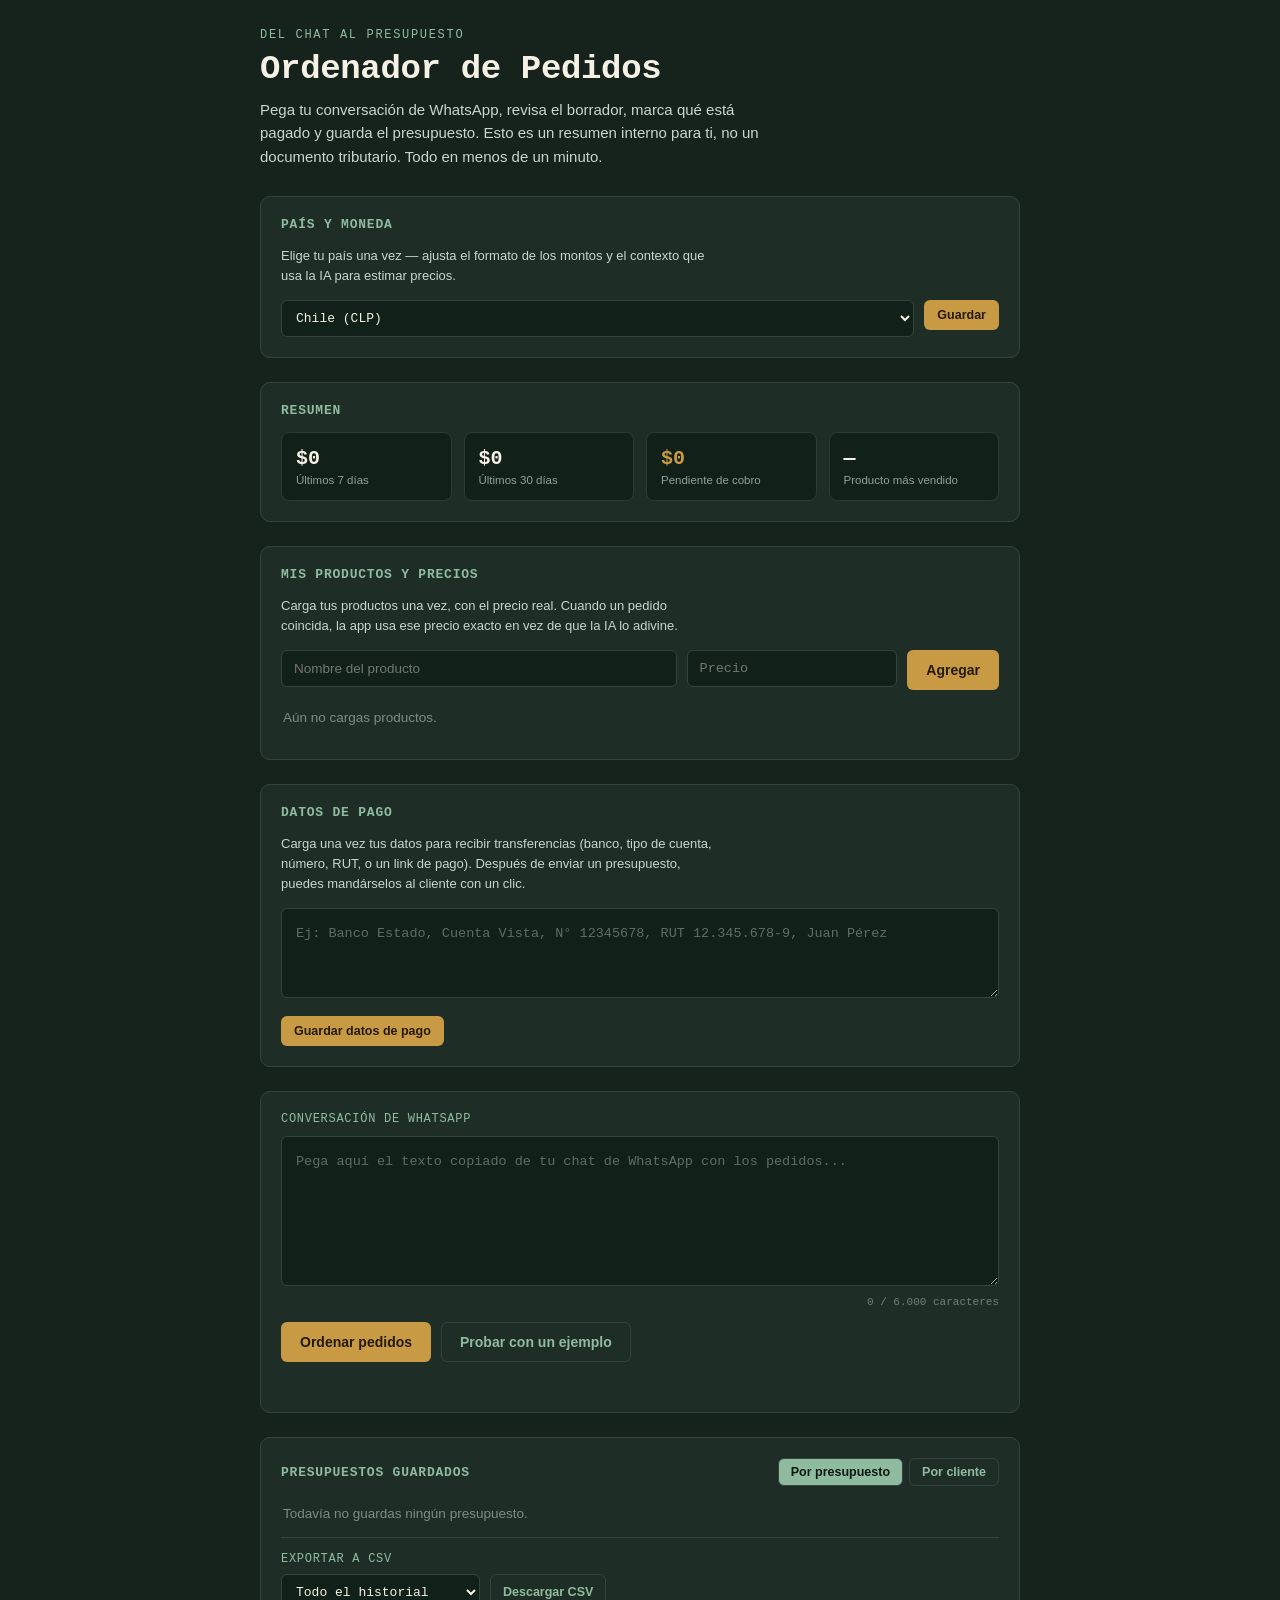
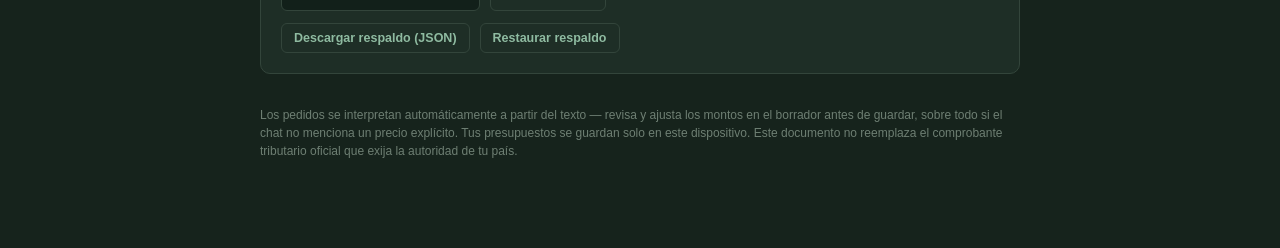
<file: index.html>
<!DOCTYPE html>
<html lang="es">
<head>
<meta charset="UTF-8">
<meta name="viewport" content="width=device-width, initial-scale=1, viewport-fit=cover">
<title>Ordenador de Pedidos</title>
<meta name="description" content="Convierte tus conversaciones de WhatsApp en presupuestos ordenados, con seguimiento de pagos. No reemplaza el documento tributario oficial que exige tu país.">
<meta name="theme-color" content="#16231C">

<!-- Política de seguridad de contenido: solo permite cargar recursos de este
     mismo sitio, de Google Fonts, y solo permite llamadas de red hacia la
     API de Anthropic o tu propio Worker (*.workers.dev). Esto reduce el
     impacto de un eventual XSS: aunque alguien lograra inyectar HTML,
     no podría cargar scripts externos ni exfiltrar datos a otro dominio. -->
<meta http-equiv="Content-Security-Policy" content="default-src 'self'; style-src 'self' 'unsafe-inline' https://fonts.googleapis.com; font-src https://fonts.gstatic.com; script-src 'self'; connect-src 'self' https://api.anthropic.com https://*.workers.dev; img-src 'self' data:; object-src 'none'; base-uri 'self'; form-action 'none'; frame-ancestors 'self';">

<link rel="manifest" href="manifest.json">
<link rel="icon" href="icon-192.png">
<link rel="apple-touch-icon" href="apple-touch-icon.png">
<link rel="stylesheet" href="styles.css">
<link rel="preconnect" href="https://fonts.googleapis.com">
<link href="https://fonts.googleapis.com/css2?family=IBM+Plex+Mono:wght@400;500;600;700&family=Inter:wght@400;500;600;700&display=swap" rel="stylesheet">
</head>
<body>
<div class="wrap">
  <p class="eyebrow">Del chat al presupuesto</p>
  <h1>Ordenador de Pedidos</h1>
  <p class="lede">Pega tu conversación de WhatsApp, revisa el borrador, marca qué está pagado y guarda el presupuesto. Esto es un resumen interno para ti, no un documento tributario. Todo en menos de un minuto.</p>

  <div class="install-banner" id="installBanner">
    <span>Puedes instalar esta app en tu celular para abrirla como cualquier otra.</span>
    <button class="btn-primary btn-small" id="btnInstall" type="button">Instalar</button>
  </div>

  <div class="panel">
    <h2>País y moneda</h2>
    <p class="lede" style="margin-bottom:14px; font-size:13px;">Elige tu país una vez — ajusta el formato de los montos y el contexto que usa la IA para estimar precios.</p>
    <div class="row" style="margin-top:0; align-items:flex-start;">
      <select id="countrySelect" style="background:#12201A; border:1px solid var(--panel-border); border-radius:6px; color:var(--paper); font-family:'IBM Plex Mono',monospace; font-size:13px; padding:9px 10px; flex:1; min-width:180px;"></select>
      <input type="text" id="customCurrencyCode" placeholder="Código de moneda (ej: USD)" maxlength="3" style="display:none; text-transform:uppercase; background:#12201A; border:1px solid var(--panel-border); border-radius:6px; color:var(--paper); font-family:'IBM Plex Mono',monospace; font-size:13px; padding:9px 10px; width:180px;">
      <button class="btn-primary btn-small" id="btnSaveCountry" type="button">Guardar</button>
    </div>
    <p class="field-error" id="countryStatus" style="display:none;"></p>
  </div>

  <div class="panel">
    <h2>Resumen</h2>
    <div class="stat-grid" id="statGrid">
      <div class="stat"><div class="num" id="statWeek">$0</div><div class="lab">Últimos 7 días</div></div>
      <div class="stat"><div class="num" id="statMonth">$0</div><div class="lab">Últimos 30 días</div></div>
      <div class="stat"><div class="num warn" id="statPending">$0</div><div class="lab">Pendiente de cobro</div></div>
      <div class="stat"><div class="num" id="statTop">—</div><div class="lab">Producto más vendido</div></div>
    </div>
  </div>

  <div class="panel">
    <h2>Mis productos y precios</h2>
    <p class="lede" style="margin-bottom:14px; font-size:13px;">Carga tus productos una vez, con el precio real. Cuando un pedido coincida, la app usa ese precio exacto en vez de que la IA lo adivine.</p>
    <form id="catalogForm" class="row" style="margin-top:0; align-items:flex-start;">
      <input type="text" id="catalogProducto" placeholder="Nombre del producto" maxlength="120" required style="flex:2; min-width:160px; background:#12201A; border:1px solid var(--panel-border); border-radius:6px; color:var(--paper); font-family:'Inter',sans-serif; font-size:13.5px; padding:10px 12px;">
      <input type="number" id="catalogPrecio" placeholder="Precio" min="0" max="1000000000000" step="1" required style="flex:1; min-width:110px; background:#12201A; border:1px solid var(--panel-border); border-radius:6px; color:var(--paper); font-family:'IBM Plex Mono',monospace; font-size:13.5px; padding:10px 12px;">
      <button class="btn-primary" type="submit">Agregar</button>
    </form>
    <div id="catalogList" style="margin-top:14px;"><p class="empty">Aún no cargas productos.</p></div>
  </div>

  <div class="panel">
    <h2>Datos de pago</h2>
    <p class="lede" style="margin-bottom:14px; font-size:13px;">Carga una vez tus datos para recibir transferencias (banco, tipo de cuenta, número, RUT, o un link de pago). Después de enviar un presupuesto, puedes mandárselos al cliente con un clic.</p>
    <textarea id="paymentInfo" maxlength="1000" placeholder="Ej: Banco Estado, Cuenta Vista, N° 12345678, RUT 12.345.678-9, Juan Pérez" style="min-height:90px;"></textarea>
    <div class="row">
      <button class="btn-primary btn-small" id="btnSavePayment" type="button">Guardar datos de pago</button>
    </div>
  </div>

  <div class="panel">
    <label for="chat">Conversación de WhatsApp</label>
    <textarea id="chat" placeholder="Pega aquí el texto copiado de tu chat de WhatsApp con los pedidos..."></textarea>
    <div class="char-counter" id="charCounter">0 / 6.000 caracteres</div>
    <div class="row">
      <button class="btn-primary" id="btnProcess" type="button">Ordenar pedidos</button>
      <button class="btn-ghost" id="btnExample" type="button">Probar con un ejemplo</button>
    </div>
    <div class="status" id="status" role="status" aria-live="polite"></div>
  </div>

  <div id="draftZone"></div>
  <div id="receiptZone"></div>

  <div class="panel">
    <div class="hist-toolbar">
      <h2 style="margin:0;">Presupuestos guardados</h2>
      <div class="toggle-group" id="histToggle">
        <button class="btn-ghost active" data-mode="lineas" type="button">Por presupuesto</button>
        <button class="btn-ghost" data-mode="clientes" type="button">Por cliente</button>
      </div>
    </div>
    <div id="history"><p class="empty">Todavía no guardas ningún presupuesto.</p></div>

    <div style="margin-top:16px; border-top:1px solid var(--panel-border); padding-top:14px;">
      <label for="exportRangeType" style="margin-bottom:8px;">Exportar a CSV</label>
      <div class="row" style="margin-top:0;">
        <select id="exportRangeType" style="background:#12201A; border:1px solid var(--panel-border); border-radius:6px; color:var(--paper); font-family:'IBM Plex Mono',monospace; font-size:13px; padding:9px 10px;">
          <option value="todo">Todo el historial</option>
          <option value="hoy">Hoy</option>
          <option value="mes_actual">Este mes</option>
          <option value="mes_especifico">Un mes específico...</option>
          <option value="personalizado">Rango de fechas...</option>
        </select>
        <input type="month" id="exportMonthInput" style="display:none; background:#12201A; border:1px solid var(--panel-border); border-radius:6px; color:var(--paper); font-family:'IBM Plex Mono',monospace; font-size:13px; padding:9px 10px;">
        <input type="date" id="exportFromInput" style="display:none; background:#12201A; border:1px solid var(--panel-border); border-radius:6px; color:var(--paper); font-family:'IBM Plex Mono',monospace; font-size:13px; padding:9px 10px;">
        <input type="date" id="exportToInput" style="display:none; background:#12201A; border:1px solid var(--panel-border); border-radius:6px; color:var(--paper); font-family:'IBM Plex Mono',monospace; font-size:13px; padding:9px 10px;">
        <button class="btn-ghost btn-small" id="btnExportAllCsv" type="button">Descargar CSV</button>
      </div>
    </div>

    <div class="row" style="margin-top:12px;">
      <button class="btn-ghost btn-small" id="btnExportBackup" type="button">Descargar respaldo (JSON)</button>
      <button class="btn-ghost btn-small" id="btnImportBackup" type="button">Restaurar respaldo</button>
      <input type="file" id="fileImportBackup" accept="application/json" style="display:none;">
    </div>
  </div>

  <p class="footnote">Los pedidos se interpretan automáticamente a partir del texto — revisa y ajusta los montos en el borrador antes de guardar, sobre todo si el chat no menciona un precio explícito. Tus presupuestos se guardan solo en este dispositivo. Este documento no reemplaza el comprobante tributario oficial que exija la autoridad de tu país.</p>
</div>

<script src="app.js" defer></script>
</body>
</html>
</file>
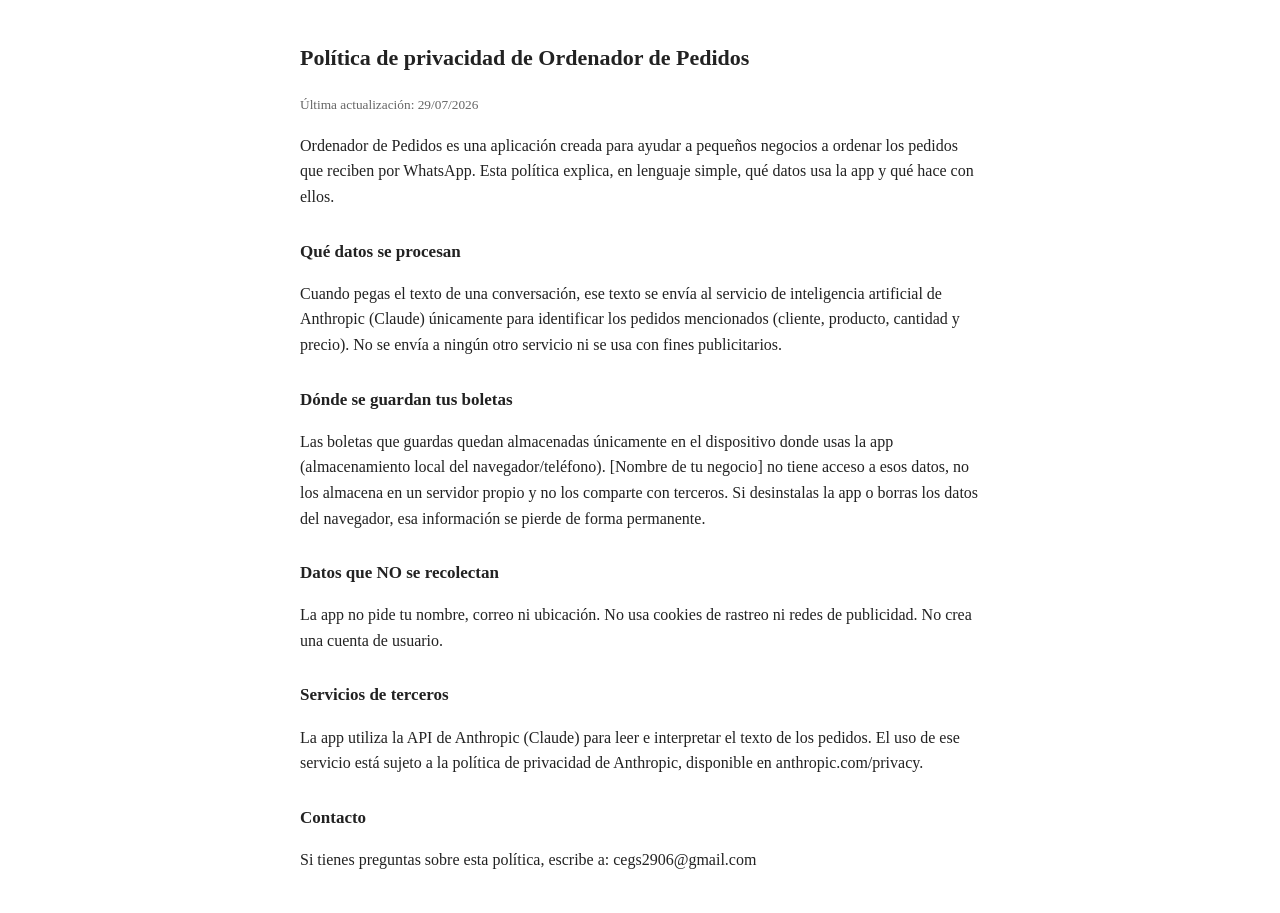
<file: privacy-policy.html>
<!DOCTYPE html>
<html lang="es">
<head>
<meta charset="UTF-8">
<meta name="viewport" content="width=device-width, initial-scale=1">
<title>Política de privacidad — Ordenador de Pedidos</title>
<style>
  body{ font-family: Georgia, serif; max-width: 680px; margin: 40px auto; padding: 0 20px; line-height: 1.6; color:#222; }
  h1{ font-size: 22px; }
  h2{ font-size: 17px; margin-top: 28px; }
  small{ color:#666; }
</style>
</head>
<body>
<h1>Política de privacidad de Ordenador de Pedidos</h1>
<p><small>Última actualización: 29/07/2026</small></p>

<p>Ordenador de Pedidos es una aplicación creada para ayudar a pequeños negocios a ordenar los pedidos que reciben por WhatsApp. Esta política explica, en lenguaje simple, qué datos usa la app y qué hace con ellos.</p>

<h2>Qué datos se procesan</h2>
<p>Cuando pegas el texto de una conversación, ese texto se envía al servicio de inteligencia artificial de Anthropic (Claude) únicamente para identificar los pedidos mencionados (cliente, producto, cantidad y precio). No se envía a ningún otro servicio ni se usa con fines publicitarios.</p>

<h2>Dónde se guardan tus boletas</h2>
<p>Las boletas que guardas quedan almacenadas únicamente en el dispositivo donde usas la app (almacenamiento local del navegador/teléfono). [Nombre de tu negocio] no tiene acceso a esos datos, no los almacena en un servidor propio y no los comparte con terceros. Si desinstalas la app o borras los datos del navegador, esa información se pierde de forma permanente.</p>

<h2>Datos que NO se recolectan</h2>
<p>La app no pide tu nombre, correo ni ubicación. No usa cookies de rastreo ni redes de publicidad. No crea una cuenta de usuario.</p>

<h2>Servicios de terceros</h2>
<p>La app utiliza la API de Anthropic (Claude) para leer e interpretar el texto de los pedidos. El uso de ese servicio está sujeto a la política de privacidad de Anthropic, disponible en anthropic.com/privacy.</p>

<h2>Contacto</h2>
<p>Si tienes preguntas sobre esta política, escribe a: cegs2906@gmail.com</p>
</body>
</html>
</file>
<file: styles.css>
:root{
  --bg: #16231C;
  --panel: #1E2E26;
  --panel-border: #33453B;
  --panel-border-soft: #2A3C33;
  --paper: #F5F1E4;
  --paper-shadow: #E8E1CC;
  --ink: #241F16;
  --ink-soft: #5B5346;
  --sage: #8FBBA1;
  --gold: #C99A44;
  --stamp: #B5482F;
  --whatsapp: #3F9B6B;
}
*{box-sizing:border-box;}
body{
  margin:0;
  background: var(--bg);
  color: var(--paper);
  font-family:'Inter',sans-serif;
  padding: 28px 16px 72px;
}
.wrap{ max-width: 760px; margin: 0 auto; }

.eyebrow{
  font-family:'IBM Plex Mono',monospace;
  font-size: 12px;
  letter-spacing: 0.14em;
  text-transform: uppercase;
  color: var(--sage);
  margin: 0 0 8px;
}
h1{
  font-family:'IBM Plex Mono',monospace;
  font-weight:700;
  font-size: clamp(24px, 5vw, 34px);
  margin: 0 0 10px;
  letter-spacing: -0.01em;
}
h2{
  font-family:'IBM Plex Mono',monospace;
  font-size: 13px;
  letter-spacing:0.06em;
  text-transform: uppercase;
  color: var(--sage);
  margin: 0 0 14px;
}
.lede{
  color: #C9D6CC;
  font-size: 15px;
  line-height:1.55;
  max-width: 60ch;
  margin: 0 0 28px;
}

.panel{
  background: var(--panel);
  border: 1px solid var(--panel-border);
  border-radius: 10px;
  padding: 20px;
  margin-bottom: 24px;
}
label{
  display:block;
  font-family:'IBM Plex Mono',monospace;
  font-size: 12px;
  letter-spacing:0.06em;
  text-transform: uppercase;
  color: var(--sage);
  margin-bottom: 10px;
}
textarea{
  width:100%;
  min-height: 150px;
  resize: vertical;
  background: #12201A;
  border: 1px solid var(--panel-border);
  border-radius: 6px;
  color: var(--paper);
  font-family:'IBM Plex Mono',monospace;
  font-size: 13.5px;
  line-height:1.6;
  padding: 14px;
}
textarea:focus{ outline: 2px solid var(--sage); outline-offset: 1px; }
textarea::placeholder{ color:#5C6E64; }
.char-count{ font-family:'IBM Plex Mono',monospace; font-size:11px; color:#6E7F73; text-align:right; margin-top:6px; }
.char-count.warn{ color: var(--stamp); }

.row{ display:flex; gap:10px; margin-top:14px; flex-wrap: wrap; }
button{
  font-family:'Inter',sans-serif;
  font-weight:600;
  font-size:14px;
  border-radius: 6px;
  padding: 11px 18px;
  border: 1px solid transparent;
  cursor:pointer;
  transition: transform .08s ease, opacity .15s ease;
}
button:active{ transform: scale(0.98); }
button:focus-visible{ outline:2px solid var(--sage); outline-offset:2px; }
button:disabled{ opacity:.5; cursor:progress; }
.btn-primary{ background: var(--gold); color:#241A08; }
.btn-primary:hover:not(:disabled){ background:#DCA84F; }
.btn-ghost{ background: transparent; color: var(--sage); border-color: var(--panel-border); }
.btn-ghost:hover{ border-color: var(--sage); }
.btn-whatsapp{ background: var(--whatsapp); color:#EFFFF6; }
.btn-whatsapp:hover{ background:#4CB27C; }
.btn-small{ padding:7px 12px; font-size:12.5px; }

.status{ font-family:'IBM Plex Mono',monospace; font-size:13px; color: var(--sage); margin-top: 12px; min-height: 18px; }
.status.error{ color: var(--stamp); }

/* dashboard */
.stat-grid{ display:grid; grid-template-columns: repeat(auto-fit,minmax(140px,1fr)); gap:12px; }
.stat{ background:#12201A; border:1px solid var(--panel-border-soft); border-radius:8px; padding:14px; }
.stat .num{ font-family:'IBM Plex Mono',monospace; font-size:20px; font-weight:700; color: var(--paper); }
.stat .lab{ font-size:11.5px; color:#8FA398; margin-top:4px; }
.stat .num.warn{ color: var(--gold); }

/* draft (editable) table */
.draft-item{
  display:grid;
  grid-template-columns: 1.4fr 0.6fr 0.9fr 0.9fr auto auto;
  gap:8px;
  align-items:center;
  padding:8px 0;
  border-bottom: 1px solid var(--panel-border-soft);
  font-size:13px;
}
.draft-item.head{ font-family:'IBM Plex Mono',monospace; font-size:11px; text-transform:uppercase; letter-spacing:.05em; color:#8FA398; border-bottom:1px solid var(--panel-border); }
.draft-item input[type=text], .draft-item input[type=number]{
  width:100%; background:#12201A; border:1px solid var(--panel-border); border-radius:5px;
  color: var(--paper); font-family:'Inter',sans-serif; font-size:13px; padding:6px 8px;
}
.draft-item input:focus{ outline: 1.5px solid var(--sage); }
.draft-item input.price-warn{ border-color: var(--gold); box-shadow: 0 0 0 1px var(--gold) inset; }
.pay-toggle{
  font-family:'IBM Plex Mono',monospace; font-size:11px; padding:5px 8px; border-radius:5px;
  border:1px solid var(--panel-border); background:transparent; cursor:pointer; white-space:nowrap;
}
.pay-toggle.paid{ background: rgba(143,187,161,.18); color: var(--sage); border-color: var(--sage); }
.pay-toggle.pending{ background: rgba(181,72,47,.15); color: #E08F79; border-color: var(--stamp); }
.del-row{ background:transparent; border:none; color:#8FA398; cursor:pointer; font-size:16px; padding:2px 6px; }
.del-row:hover{ color: var(--stamp); }
.draft-total{ display:flex; justify-content:space-between; font-family:'IBM Plex Mono',monospace; font-weight:700; margin-top:12px; font-size:15px; }

/* --- receipt --- */
.receipt-outer{ position: relative; margin: 26px auto; max-width: 480px; }
.receipt{
  position:relative; background: var(--paper); color: var(--ink); font-family:'IBM Plex Mono',monospace;
  padding: 30px 22px 22px; box-shadow: 0 18px 40px rgba(0,0,0,.35);
  opacity:0; transform: translateY(8px); animation: rise .45s ease forwards;
}
@keyframes rise{ to{ opacity:1; transform:translateY(0);} }
.receipt::before, .receipt::after{
  content:""; position:absolute; left:0; right:0; height:12px;
  background: linear-gradient(135deg, var(--bg) 50%, transparent 50%), linear-gradient(45deg, var(--bg) 50%, transparent 50%);
  background-size: 16px 16px; background-repeat: repeat-x; background-position: left top;
}
.receipt::before{ top:-11px; }
.receipt::after{ bottom:-11px; transform: rotate(180deg); }
.r-head{ text-align:center; margin-bottom:14px; }
.r-head .biz{ font-weight:700; font-size:15px; letter-spacing:0.05em; text-transform:uppercase; }
.r-head .meta{ font-size:11.5px; color: var(--ink-soft); margin-top:4px; }
.r-hr{ border:none; border-top:1px dashed #C9C0A6; margin: 12px 0; }
.r-item{ display:grid; grid-template-columns: 1fr auto; gap: 2px 8px; font-size: 13px; padding: 6px 0; }
@keyframes rowIn{ from{ opacity:0; transform:translateX(-4px); } to{ opacity:1; transform:translateX(0); } }
.r-item .name{ font-weight:600; }
.r-item .sub{ font-size:11.5px; color: var(--ink-soft); }
.r-item .amount{ text-align:right; font-weight:600; align-self:start; }
.r-badge{ font-size:10px; padding:1px 6px; border-radius:3px; margin-left:6px; font-weight:700; letter-spacing:.03em; }
.r-badge.paid{ background:#DCEAE0; color:#2F5233; }
.r-badge.pending{ background:#F3DCD5; color:#8A3520; }
.r-total{ display:flex; justify-content:space-between; align-items:baseline; margin-top: 10px; padding-top:10px; border-top: 1px solid var(--ink); font-size:15px; font-weight:700; }
.r-total .amt{ color:#8A5A16; font-size:19px; }
.r-foot{ text-align:center; margin-top:16px; font-size:11px; color: var(--ink-soft); }
.receipt-actions{ display:flex; justify-content:center; gap:10px; margin-top:18px; flex-wrap:wrap; }

/* history */
.hist-toolbar{ display:flex; justify-content:space-between; align-items:center; margin-bottom:12px; flex-wrap:wrap; gap:8px; }
.toggle-group{ display:flex; gap:6px; }
.toggle-group button{ padding:6px 12px; font-size:12.5px; }
.toggle-group button.active{ background: var(--sage); color:#0F1A14; }
.hist-item{ display:flex; justify-content:space-between; align-items:center; padding: 12px 14px; border:1px solid var(--panel-border); border-radius:8px; margin-bottom:8px; font-size:13px; }
.hist-item .d{ font-family:'IBM Plex Mono',monospace; color: var(--sage); font-size:11.5px; }
.hist-item .t{ font-weight:600; }
.hist-item .pill{ font-size:10.5px; padding:1px 7px; border-radius:20px; margin-left:8px; font-family:'IBM Plex Mono',monospace; }
.hist-item .pill.ok{ background:rgba(143,187,161,.18); color:var(--sage); }
.hist-item .pill.warn{ background:rgba(181,72,47,.18); color:#E08F79; }
.hist-actions{ display:flex; gap:8px; }
.empty{ color:#7C8D82; font-size:13.5px; padding: 6px 2px 0; }
.footnote{ font-size:12px; color:#6E7F73; margin-top:32px; line-height:1.5; }

.install-banner{
  display:none; align-items:center; justify-content:space-between; gap:12px;
  background: var(--panel); border:1px solid var(--sage); border-radius: 10px;
  padding: 14px 16px; margin-bottom:24px; font-size:13.5px;
}

.lock-overlay{
  position:fixed; inset:0; background: var(--bg); z-index:999;
  display:flex; align-items:center; justify-content:center; padding:20px;
}
.lock-card{ max-width:320px; width:100%; text-align:center; }
.lock-title{ font-family:'IBM Plex Mono',monospace; font-size:20px; color:var(--paper); margin:0 0 18px; }
.lock-card input{
  width:100%; text-align:center; letter-spacing:0.4em; font-size:20px;
  background:#12201A; border:1px solid var(--panel-border); border-radius:8px;
  color:var(--paper); padding:12px; font-family:'IBM Plex Mono',monospace;
}
.lock-card input:focus{ outline:2px solid var(--sage); }
.lock-card .row{ justify-content:center; }

/* --- añadidos: validación y feedback de seguridad --- */
.char-counter{
  font-family:'IBM Plex Mono',monospace;
  font-size: 11px;
  color: #6E7F73;
  text-align: right;
  margin-top: 6px;
}
.char-counter.near-limit{ color: var(--gold); }
.char-counter.at-limit{ color: var(--stamp); }
textarea.invalid, input.invalid{ outline: 1.5px solid var(--stamp); }
.field-error{
  font-family:'IBM Plex Mono',monospace;
  font-size: 11.5px;
  color: var(--stamp);
  margin-top: 6px;
}
</file>
